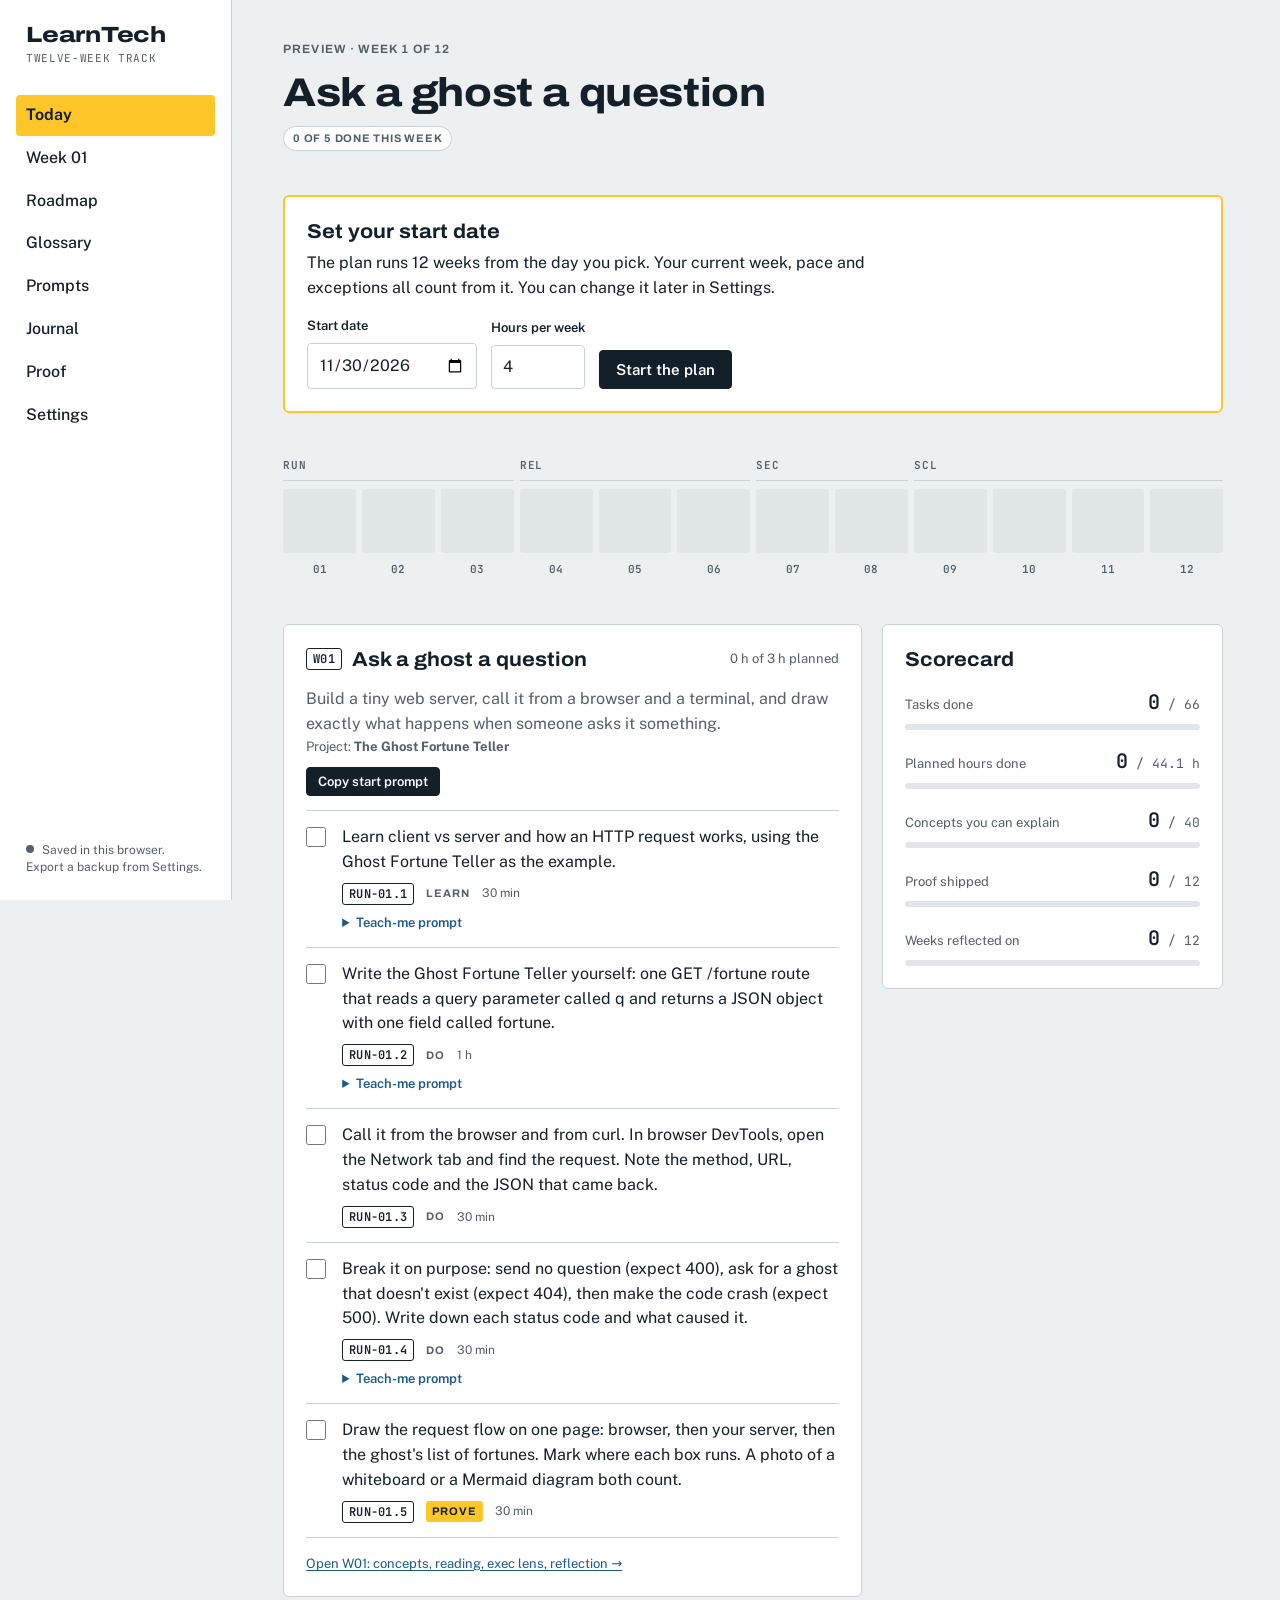
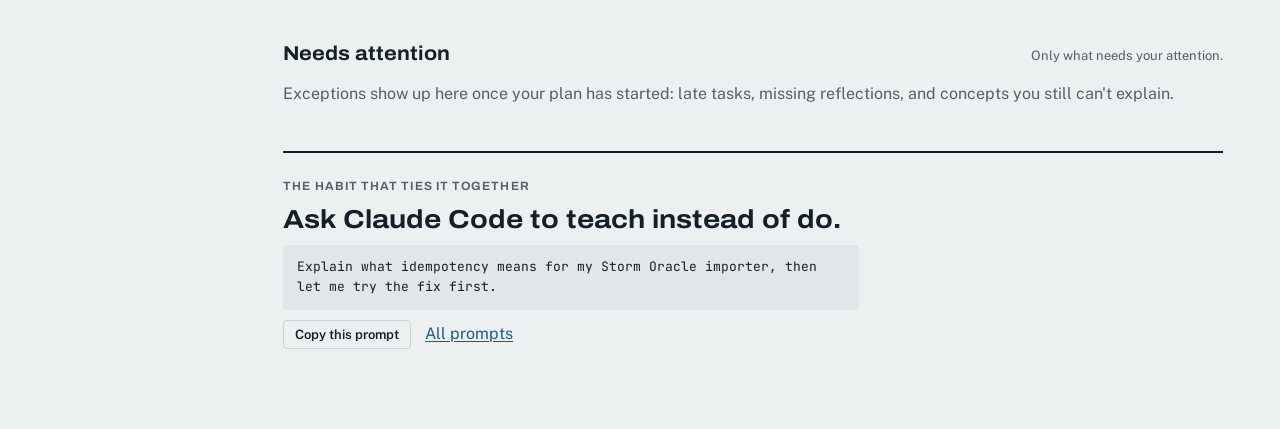
<file: index.html>
<!doctype html>
<html lang="en">
<head>
<meta charset="utf-8">
<meta name="viewport" content="width=device-width,initial-scale=1,viewport-fit=cover">
<title>LearnTech</title>
<meta name="description" content="A 12-week plan for learning production engineering through twelve invented, slightly absurd projects.">
<link rel="preconnect" href="https://fonts.googleapis.com">
<link rel="preconnect" href="https://fonts.gstatic.com" crossorigin>
<link rel="stylesheet" href="https://fonts.googleapis.com/css2?family=Archivo:wdth,wght@62..125,400..800&family=JetBrains+Mono:wght@400;600&family=Public+Sans:ital,wght@0,400..700;1,400&display=swap">
<link rel="stylesheet" href="assets/styles.css">
</head>
<body>
<div class="shell">
  <header class="rail">
    <a class="brand" href="#today">
      <span class="brand-name">LearnTech</span>
      <span class="brand-sub">Twelve-week track</span>
    </a>
    <nav class="nav" id="nav" aria-label="Main"></nav>
    <p class="sync" id="sync-status" role="status"></p>
  </header>
  <main id="main" tabindex="-1"></main>
</div>
<div class="toast" id="toast" role="status" aria-live="polite" hidden></div>
<noscript><p style="padding:16px">LearnTech needs JavaScript to run.</p></noscript>
<script src="content/curriculum.js"></script>
<script src="content/glossary.js"></script>
<script src="content/prompts.js"></script>
<script src="content/briefs.js"></script>
<script src="assets/store.js"></script>
<script src="assets/app.js"></script>
</body>
</html>
</file>
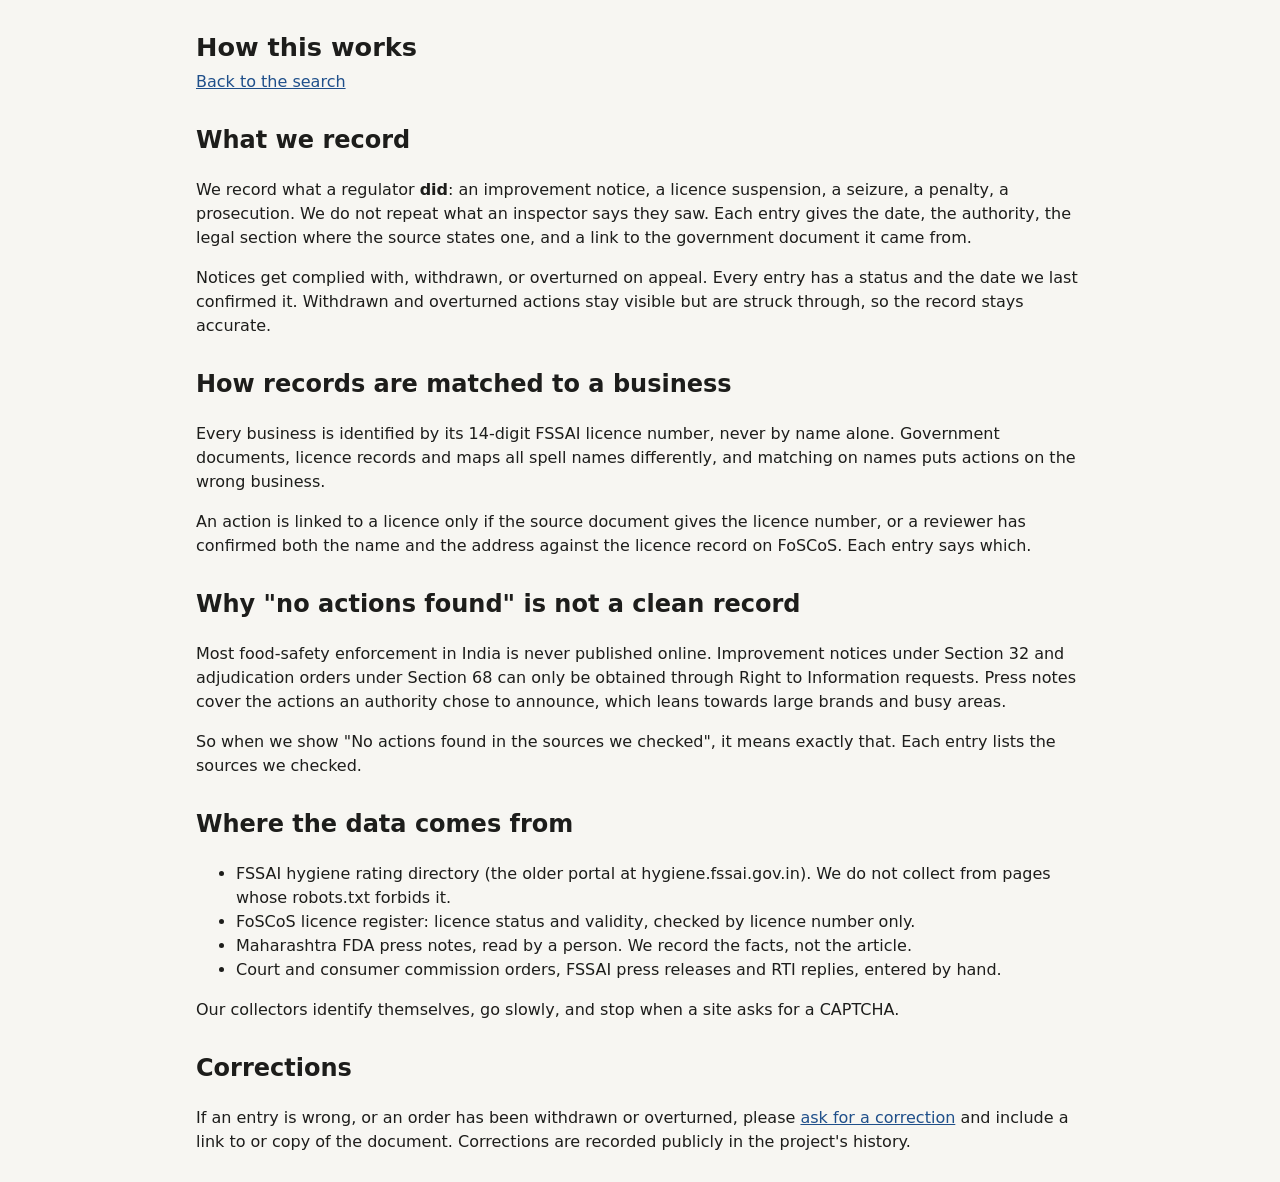
<file: fssai-dashboard/site/methodology.html>
<!doctype html>
<html lang="en">
<head>
  <meta charset="utf-8">
  <meta name="viewport" content="width=device-width, initial-scale=1">
  <title>How This Works</title>
  <link rel="stylesheet" href="styles.css">
</head>
<body>
  <header>
    <h1>How this works</h1>
    <p class="sub"><a href="index.html">Back to the search</a></p>
  </header>
  <main>
    <section>
      <h2>What we record</h2>
      <p>We record what a regulator <strong>did</strong>: an improvement notice, a licence suspension, a seizure,
        a penalty, a prosecution. We do not repeat what an inspector says they saw. Each entry gives the date,
        the authority, the legal section where the source states one, and a link to the government document it came from.</p>
      <p>Notices get complied with, withdrawn, or overturned on appeal. Every entry has a status and the date we last
        confirmed it. Withdrawn and overturned actions stay visible but are struck through, so the record stays accurate.</p>
    </section>
    <section>
      <h2>How records are matched to a business</h2>
      <p>Every business is identified by its 14-digit FSSAI licence number, never by name alone. Government documents,
        licence records and maps all spell names differently, and matching on names puts actions on the wrong business.</p>
      <p>An action is linked to a licence only if the source document gives the licence number, or a reviewer has confirmed
        both the name and the address against the licence record on FoSCoS. Each entry says which.</p>
    </section>
    <section>
      <h2>Why "no actions found" is not a clean record</h2>
      <p>Most food-safety enforcement in India is never published online. Improvement notices under Section 32 and
        adjudication orders under Section 68 can only be obtained through Right to Information requests. Press notes cover
        the actions an authority chose to announce, which leans towards large brands and busy areas.</p>
      <p>So when we show "No actions found in the sources we checked", it means exactly that. Each entry lists the sources we checked.</p>
    </section>
    <section>
      <h2>Where the data comes from</h2>
      <ul>
        <li>FSSAI hygiene rating directory (the older portal at hygiene.fssai.gov.in). We do not collect from pages whose robots.txt forbids it.</li>
        <li>FoSCoS licence register: licence status and validity, checked by licence number only.</li>
        <li>Maharashtra FDA press notes, read by a person. We record the facts, not the article.</li>
        <li>Court and consumer commission orders, FSSAI press releases and RTI replies, entered by hand.</li>
      </ul>
      <p>Our collectors identify themselves, go slowly, and stop when a site asks for a CAPTCHA.</p>
    </section>
    <section>
      <h2>Corrections</h2>
      <p>If an entry is wrong, or an order has been withdrawn or overturned, please
        <a href="https://github.com/FrictionlessFrics/fssai-dashboard/issues/new?template=correction.yml">ask for a correction</a>
        and include a link to or copy of the document. Corrections are recorded publicly in the project's history.</p>
    </section>
  </main>
</body>
</html>
</file>
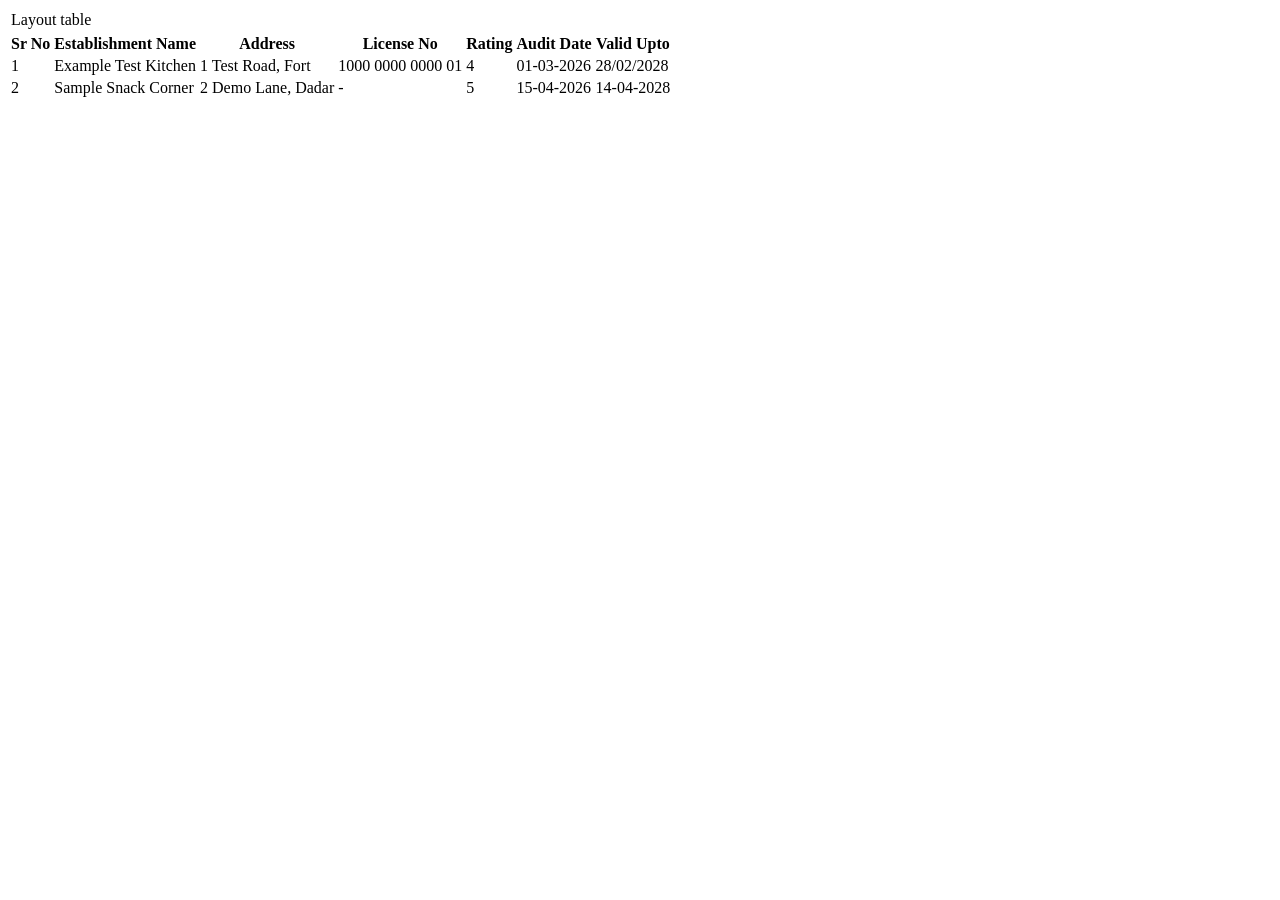
<file: fssai-dashboard/tests/fixtures/hygiene_results.html>
<html><body>
<table><tr><td>Layout table</td></tr></table>
<table>
  <tr><th>Sr No</th><th>Establishment Name</th><th>Address</th><th>License No</th><th>Rating</th><th>Audit Date</th><th>Valid Upto</th></tr>
  <tr><td>1</td><td>Example Test Kitchen</td><td>1 Test Road, Fort</td><td>1000 0000 0000 01</td><td>4</td><td>01-03-2026</td><td>28/02/2028</td></tr>
  <tr><td>2</td><td>Sample Snack Corner</td><td>2 Demo Lane, Dadar</td><td>-</td><td>5</td><td>15-04-2026</td><td>14-04-2028</td></tr>
</table>
</body></html>
</file>
<file: assets/styles.css>
/* Layout: operations console. A route rail on the left and a working column on the right.
   Week pages open with a shipping-manifest header strip, then line items. Under 900px the rail
   becomes a top bar. Hi-vis yellow marks "now"; semantic green, amber and red mark status. */
:root {
  --paper: #edf0f1;
  --surface: #ffffff;
  --sunk: #e1e6e9;
  --ink: #13202a;
  --muted: #52606b;
  --line: #c9d2d7;
  --signal: #ffc629;
  --on-signal: #13202a;
  --link: #1c5a8c;
  --ok: #2b7a4b;
  --ok-bg: #dff0e5;
  --warn: #8f5b0c;
  --warn-bg: #f8ead2;
  --bad: #b3261e;
  --bad-bg: #f9e0dd;
  --exec-bg: #13202a;
  --exec-fg: #e8edef;
  --exec-muted: #a9b6bf;
  --seg-used: #2b7a4b;
  --seg-explain: #1c5a8c;
  --seg-heard: #d9a21b;
  --seg-none: #d3dadf;

  --font-display: "Archivo", "Arial Narrow", Arial, system-ui, sans-serif;
  --font-body: "Public Sans", system-ui, -apple-system, "Segoe UI", Roboto, sans-serif;
  --font-mono: "JetBrains Mono", ui-monospace, SFMono-Regular, Menlo, Consolas, monospace;

  --step--1: 0.8125rem;
  --step-0: 1rem;
  --step-1: 1.25rem;
  --step-2: 1.625rem;
  --radius: 6px;
  color-scheme: light;
}

@media (prefers-color-scheme: dark) {
  :root:not([data-theme="light"]) {
    --paper: #0d1317;
    --surface: #141c22;
    --sunk: #1d272e;
    --ink: #e3e9ec;
    --muted: #97a5af;
    --line: #2c3943;
    --signal: #ffc629;
    --on-signal: #13202a;
    --link: #86bfea;
    --ok: #62c08b;
    --ok-bg: #15301f;
    --warn: #e5a948;
    --warn-bg: #34270f;
    --bad: #f27d72;
    --bad-bg: #3b1a17;
    --exec-bg: #1e2a32;
    --exec-fg: #e3e9ec;
    --exec-muted: #a2b0ba;
    --seg-used: #4fae79;
    --seg-explain: #5d9fd3;
    --seg-heard: #d9a21b;
    --seg-none: #2c3943;
    color-scheme: dark;
  }
}
:root[data-theme="dark"] {
  --paper: #0d1317;
  --surface: #141c22;
  --sunk: #1d272e;
  --ink: #e3e9ec;
  --muted: #97a5af;
  --line: #2c3943;
  --signal: #ffc629;
  --on-signal: #13202a;
  --link: #86bfea;
  --ok: #62c08b;
  --ok-bg: #15301f;
  --warn: #e5a948;
  --warn-bg: #34270f;
  --bad: #f27d72;
  --bad-bg: #3b1a17;
  --exec-bg: #1e2a32;
  --exec-fg: #e3e9ec;
  --exec-muted: #a2b0ba;
  --seg-used: #4fae79;
  --seg-explain: #5d9fd3;
  --seg-heard: #d9a21b;
  --seg-none: #2c3943;
  color-scheme: dark;
}

/* ----------------------------------------------------------------- base */
*,
*::before,
*::after {
  box-sizing: border-box;
}
html {
  -webkit-text-size-adjust: 100%;
}
body {
  margin: 0;
  background: var(--paper);
  color: var(--ink);
  font-family: var(--font-body);
  font-size: var(--step-0);
  line-height: 1.55;
}
a {
  color: var(--link);
  text-underline-offset: 2px;
}
:focus-visible {
  outline: 2px solid var(--link);
  outline-offset: 2px;
}
code {
  font-family: var(--font-mono);
  font-size: 0.875em;
  background: var(--sunk);
  padding: 0.1em 0.35em;
  border-radius: 3px;
  overflow-wrap: anywhere;
}
h1,
h2,
h3 {
  font-family: var(--font-display);
  margin: 0;
  text-wrap: balance;
}
h1 {
  font-size: clamp(1.75rem, 1.2rem + 2.2vw, 2.5rem);
  font-stretch: 112%;
  font-weight: 760;
  line-height: 1.08;
  letter-spacing: -0.01em;
}
h2 {
  font-size: var(--step-1);
  font-stretch: 108%;
  font-weight: 700;
  line-height: 1.2;
}
h3 {
  font-size: 1.0625rem;
  font-stretch: 104%;
  font-weight: 700;
  line-height: 1.25;
}
p {
  margin: 0;
}
.sr-only {
  position: absolute;
  width: 1px;
  height: 1px;
  overflow: hidden;
  clip: rect(0 0 0 0);
  white-space: nowrap;
}
.eyebrow {
  font-family: var(--font-display);
  font-size: 0.75rem;
  font-weight: 650;
  letter-spacing: 0.09em;
  text-transform: uppercase;
  color: var(--muted);
}
.lede {
  font-size: 1.125rem;
  color: var(--muted);
  max-width: 62ch;
}
.muted {
  color: var(--muted);
}
.small {
  font-size: var(--step--1);
}
.num {
  font-family: var(--font-mono);
  font-variant-numeric: tabular-nums;
}

/* ---------------------------------------------------------------- shell */
.shell {
  display: grid;
  grid-template-columns: 232px minmax(0, 1fr);
  min-height: 100vh;
}
.rail {
  position: sticky;
  top: env(safe-area-inset-top, 0px);
  align-self: start;
  height: 100vh;
  display: flex;
  flex-direction: column;
  gap: 28px;
  padding: 24px 16px;
  background: var(--surface);
  border-right: 1px solid var(--line);
}
.brand {
  display: grid;
  gap: 4px;
  text-decoration: none;
  color: var(--ink);
  padding-inline: 10px;
}
.brand-name {
  font-family: var(--font-display);
  font-size: 1.375rem;
  font-weight: 800;
  font-stretch: 122%;
  line-height: 1;
  letter-spacing: -0.01em;
}
.brand-sub {
  font-family: var(--font-mono);
  font-size: 0.6875rem;
  letter-spacing: 0.06em;
  text-transform: uppercase;
  color: var(--muted);
}
.nav {
  display: flex;
  flex-direction: column;
  gap: 2px;
}
.nav a {
  display: block;
  padding: 8px 10px;
  border-radius: 4px;
  color: var(--ink);
  text-decoration: none;
  font-weight: 500;
}
.nav a:hover {
  background: var(--sunk);
}
.nav a[aria-current="page"] {
  background: var(--signal);
  color: var(--on-signal);
  font-weight: 650;
}
.sync {
  margin-top: auto;
  font-size: 0.75rem;
  line-height: 1.4;
  color: var(--muted);
  padding-inline: 10px;
}
.dot {
  display: inline-block;
  width: 8px;
  height: 8px;
  border-radius: 50%;
  margin-right: 8px;
  vertical-align: 1px;
  background: var(--muted);
}
.dot-cloud {
  background: var(--ok);
}
.dot-cloud-error,
.dot-read-only {
  background: var(--warn);
}

main {
  min-width: 0;
  padding-inline: clamp(16px, 4vw, 56px);
  padding-block: 40px 80px;
}
main:focus {
  outline: none;
}
.page {
  max-width: 940px;
  display: flex;
  flex-direction: column;
  gap: 44px;
}
.page-head {
  display: flex;
  flex-direction: column;
  gap: 12px;
}
.title-row {
  display: flex;
  flex-wrap: wrap;
  align-items: center;
  gap: 12px 16px;
}
.section-head {
  display: flex;
  flex-wrap: wrap;
  align-items: baseline;
  justify-content: space-between;
  gap: 4px 16px;
  margin-bottom: 16px;
}
.section-aside {
  font-size: var(--step--1);
  color: var(--muted);
}

/* ------------------------------------------------------------ elements */
.chips {
  display: flex;
  flex-wrap: wrap;
  gap: 8px;
}
.chip {
  display: inline-flex;
  align-items: center;
  gap: 6px;
  font-family: var(--font-display);
  font-size: 0.6875rem;
  font-weight: 700;
  letter-spacing: 0.07em;
  text-transform: uppercase;
  line-height: 1;
  padding: 6px 9px;
  border-radius: 999px;
  border: 1px solid var(--line);
  background: var(--surface);
  color: var(--muted);
  white-space: nowrap;
}
.chip.ok {
  background: var(--ok-bg);
  border-color: transparent;
  color: var(--ok);
}
.chip.warn {
  background: var(--warn-bg);
  border-color: transparent;
  color: var(--warn);
}
.chip.bad {
  background: var(--bad-bg);
  border-color: transparent;
  color: var(--bad);
}
.chip.now {
  background: var(--signal);
  border-color: transparent;
  color: var(--on-signal);
}
.code {
  display: inline-block;
  font-family: var(--font-mono);
  font-size: 0.75rem;
  font-weight: 600;
  line-height: 1;
  letter-spacing: 0.02em;
  padding: 4px 6px;
  border: 1px solid currentColor;
  border-radius: 3px;
  white-space: nowrap;
  text-decoration: none;
  color: var(--ink);
  background: transparent;
}
.panel {
  background: var(--surface);
  border: 1px solid var(--line);
  border-radius: var(--radius);
  padding: 22px;
  min-width: 0;
}
.panel h3 {
  margin-top: 20px;
  margin-bottom: 6px;
}
.panel-foot {
  margin-top: 16px;
  font-size: var(--step--1);
}
.note {
  padding: 10px 14px;
  border-radius: 4px;
  background: var(--warn-bg);
  color: var(--ink);
  font-size: var(--step--1);
  max-width: 62ch;
}

.btn {
  display: inline-flex;
  align-items: center;
  justify-content: center;
  gap: 6px;
  font: 600 0.9375rem/1 var(--font-body);
  padding: 11px 16px;
  border-radius: 4px;
  border: 1px solid var(--ink);
  background: var(--ink);
  color: var(--surface);
  cursor: pointer;
  text-decoration: none;
}
.btn:hover {
  filter: brightness(1.15);
}
.btn.secondary {
  background: transparent;
  color: var(--ink);
  border-color: var(--line);
}
.btn.secondary:hover {
  background: var(--sunk);
  filter: none;
}
.btn.small {
  font-size: 0.8125rem;
  padding: 7px 11px;
}
.btn.danger {
  background: var(--bad);
  border-color: var(--bad);
  color: var(--surface);
}
.btn-row {
  display: flex;
  flex-wrap: wrap;
  gap: 8px;
  margin-top: 10px;
}

.field {
  display: flex;
  flex-direction: column;
  gap: 6px;
  min-width: 0;
}
.field.grow {
  flex: 1 1 240px;
}
.field label {
  font-size: var(--step--1);
  font-weight: 600;
}
.hint {
  font-size: var(--step--1);
  color: var(--muted);
}
input[type="date"],
input[type="number"],
input[type="text"],
input[type="url"],
input[type="search"],
textarea {
  font: inherit;
  font-size: 1rem;
  color: var(--ink);
  background: var(--surface);
  border: 1px solid var(--line);
  border-radius: 4px;
  padding: 9px 11px;
  width: 100%;
  min-width: 0;
}
input:focus,
textarea:focus {
  border-color: var(--link);
  outline: none;
  box-shadow: 0 0 0 2px color-mix(in srgb, var(--link) 25%, transparent);
}
textarea {
  resize: vertical;
  line-height: 1.5;
}
#export-box {
  font-family: var(--font-mono);
  font-size: 0.75rem;
  background: var(--sunk);
}
input[type="file"] {
  font: inherit;
  font-size: var(--step--1);
  max-width: 100%;
}
.form-row {
  display: flex;
  flex-wrap: wrap;
  align-items: flex-end;
  gap: 14px;
}

/* -------------------------------------------------------- week strip */
.strip {
  display: grid;
  grid-template-columns: repeat(var(--cols, 12), minmax(0, 1fr));
  gap: 8px 6px;
}
.strip-area {
  grid-row: 1;
  font-family: var(--font-mono);
  font-size: 0.6875rem;
  font-weight: 600;
  letter-spacing: 0.08em;
  color: var(--muted);
  padding-bottom: 6px;
  border-bottom: 1px solid var(--line);
}
.cell {
  grid-row: 2;
  display: flex;
  flex-direction: column;
  gap: 6px;
  text-decoration: none;
  color: var(--muted);
}
.cell-bar {
  height: 64px;
  display: flex;
  align-items: flex-end;
  background: var(--sunk);
  border-radius: 3px;
  overflow: hidden;
}
.cell-fill {
  display: block;
  width: 100%;
  background: var(--link);
}
.cell.is-done .cell-fill {
  background: var(--ok);
}
.cell.is-now .cell-bar {
  outline: 3px solid var(--signal);
  outline-offset: 2px;
}
.cell-n {
  align-self: center;
  font-family: var(--font-mono);
  font-size: 0.6875rem;
  font-weight: 600;
  padding: 2px 4px;
  border-radius: 3px;
}
.cell.is-now .cell-n {
  background: var(--signal);
  color: var(--on-signal);
}
.cell:hover .cell-bar {
  background: var(--line);
}

/* --------------------------------------------------------------- today */
.today-grid {
  display: grid;
  grid-template-columns: minmax(0, 1.7fr) minmax(0, 1fr);
  gap: 20px;
  align-items: start;
}
.this-week h2 {
  display: flex;
  flex-wrap: wrap;
  align-items: center;
  gap: 8px 10px;
}
.this-week .tasks {
  margin-top: 14px;
}
.kpis {
  margin: 16px 0 0;
  display: flex;
  flex-direction: column;
  gap: 16px;
}
.kpi {
  display: grid;
  grid-template-columns: minmax(0, 1fr) auto;
  align-items: baseline;
  gap: 6px 12px;
}
.kpi dt {
  font-size: var(--step--1);
  color: var(--muted);
}
.kpi dd {
  margin: 0;
  font-family: var(--font-mono);
  font-variant-numeric: tabular-nums;
  font-size: 1.25rem;
  font-weight: 600;
  white-space: nowrap;
}
.kpi .of {
  font-size: 0.8125rem;
  font-weight: 400;
  color: var(--muted);
}
.bar {
  grid-column: 1 / -1;
  height: 6px;
  border-radius: 3px;
  background: var(--sunk);
  overflow: hidden;
}
.bar span {
  display: block;
  height: 100%;
  background: var(--ink);
}
.setup p {
  margin: 8px 0 16px;
  max-width: 62ch;
}
.setup {
  border: 2px solid var(--signal);
}

.exceptions {
  list-style: none;
  margin: 0;
  padding: 0;
  border-top: 1px solid var(--line);
}
.exceptions a {
  display: grid;
  grid-template-columns: 76px minmax(0, 1fr) auto;
  align-items: center;
  gap: 12px;
  padding: 12px 4px;
  border-bottom: 1px solid var(--line);
  color: var(--ink);
  text-decoration: none;
}
.exceptions a:hover {
  background: var(--surface);
}
.exceptions .chip {
  justify-self: start;
}
.arrow {
  color: var(--muted);
}
.all-clear {
  display: flex;
  align-items: center;
  gap: 10px;
}

.habit {
  display: flex;
  flex-direction: column;
  gap: 10px;
  padding-top: 24px;
  border-top: 2px solid var(--ink);
}
.habit-line {
  font-family: var(--font-display);
  font-size: var(--step-2);
  font-weight: 700;
  font-stretch: 112%;
  line-height: 1.15;
}
.habit-actions {
  display: flex;
  flex-wrap: wrap;
  align-items: center;
  gap: 14px;
}

/* --------------------------------------------------------------- tasks */
.tasks {
  list-style: none;
  margin: 0;
  padding: 0;
  border-top: 1px solid var(--line);
}
.task {
  display: grid;
  grid-template-columns: 24px minmax(0, 1fr);
  gap: 12px;
  padding: 14px 0;
  border-bottom: 1px solid var(--line);
}
.task input[type="checkbox"] {
  width: 20px;
  height: 20px;
  margin: 2px 0 0;
  accent-color: var(--ok);
  cursor: pointer;
}
.task-body {
  display: flex;
  flex-direction: column;
  gap: 8px;
  min-width: 0;
}
.task-text {
  cursor: pointer;
}
.task.is-done .task-text {
  color: var(--muted);
}
.task-meta {
  display: flex;
  flex-wrap: wrap;
  align-items: center;
  gap: 6px 12px;
  font-size: 0.75rem;
  color: var(--muted);
}
.kind {
  font-family: var(--font-display);
  font-weight: 700;
  letter-spacing: 0.08em;
  text-transform: uppercase;
  font-size: 0.6875rem;
}
.kind-prove {
  color: var(--ink);
  background: var(--signal);
  color: var(--on-signal);
  padding: 2px 6px;
  border-radius: 3px;
}
.done-on {
  color: var(--ok);
  font-weight: 600;
}

.prompt summary {
  cursor: pointer;
  font-size: var(--step--1);
  font-weight: 600;
  color: var(--link);
  width: fit-content;
}
.prompt-body {
  display: flex;
  flex-direction: column;
  align-items: flex-start;
  gap: 8px;
  margin-top: 8px;
}
.prompt-text {
  font-family: var(--font-mono);
  font-size: 0.8125rem;
  line-height: 1.55;
  white-space: pre-wrap;
  overflow-wrap: anywhere;
  background: var(--sunk);
  color: var(--ink);
  padding: 12px 14px;
  border-radius: 4px;
  max-width: 72ch;
}

/* ------------------------------------------------------------ manifest */
.manifest {
  margin: 0;
  display: grid;
  grid-template-columns: repeat(auto-fit, minmax(128px, 1fr));
  gap: 1px;
  background: var(--line);
  border: 1px solid var(--line);
  border-top: 3px solid var(--ink);
  border-radius: 4px;
  overflow: hidden;
}
.manifest > div {
  background: var(--surface);
  padding: 10px 14px;
  min-width: 0;
}
.manifest dt {
  font-family: var(--font-display);
  font-size: 0.6875rem;
  font-weight: 650;
  letter-spacing: 0.09em;
  text-transform: uppercase;
  color: var(--muted);
}
.manifest dd {
  margin: 4px 0 0;
  font-family: var(--font-mono);
  font-size: 0.875rem;
  font-weight: 600;
  font-variant-numeric: tabular-nums;
}
.manifest dd.big {
  font-size: 1.25rem;
  line-height: 1.1;
}
.manifest .of {
  font-weight: 400;
  color: var(--muted);
}

.project-panel {
  display: flex;
  flex-direction: column;
  gap: 8px;
  max-width: 72ch;
}
.project-panel h2 {
  font-size: var(--step-2);
}

.brief summary {
  cursor: pointer;
  width: fit-content;
  font-family: var(--font-display);
  font-size: 1.0625rem;
  font-weight: 700;
}
.brief details[open] > summary {
  margin-bottom: 12px;
}
.brief .btn {
  margin-bottom: 12px;
}
.brief .brief-text {
  max-height: 70vh;
  overflow: auto;
  font-size: 0.8125rem;
  white-space: pre-wrap;
  overflow-wrap: anywhere;
}

/* ------------------------------------------------------------ concepts */
.concepts {
  display: grid;
  grid-template-columns: repeat(auto-fill, minmax(min(100%, 290px), 1fr));
  gap: 16px;
}
.concept {
  display: flex;
  flex-direction: column;
  gap: 12px;
  padding: 18px;
  background: var(--surface);
  border: 1px solid var(--line);
  border-radius: var(--radius);
  min-width: 0;
  scroll-margin-top: 80px;
}
.concept.flash {
  border-color: var(--signal);
  box-shadow: 0 0 0 2px var(--signal);
}
.concept-head {
  display: flex;
  align-items: flex-start;
  justify-content: space-between;
  gap: 10px;
}
.concept-head .code {
  color: var(--muted);
}
.concept-plain {
  font-size: 0.9375rem;
}
.lens {
  margin: 0;
  display: grid;
  gap: 10px;
  padding-top: 12px;
  border-top: 1px dashed var(--line);
}
.lens dt {
  font-family: var(--font-display);
  font-size: 0.6875rem;
  font-weight: 650;
  letter-spacing: 0.09em;
  text-transform: uppercase;
  color: var(--muted);
}
.lens dd {
  margin: 2px 0 0;
  font-size: 0.875rem;
}
.fluency {
  margin-top: auto;
  display: flex;
  border: 1px solid var(--line);
  border-radius: 4px;
  overflow: hidden;
}
.fluency button {
  flex: 1;
  min-width: 0;
  padding: 8px 4px;
  font: 600 0.75rem/1.2 var(--font-body);
  background: transparent;
  color: var(--muted);
  border: 0;
  border-right: 1px solid var(--line);
  cursor: pointer;
}
.fluency button:last-child {
  border-right: 0;
}
.fluency button:hover {
  background: var(--sunk);
  color: var(--ink);
}
.fluency button[aria-pressed="true"] {
  background: var(--ink);
  color: var(--surface);
}

/* ---------------------------------------------------- week page parts */
.reading {
  list-style: none;
  margin: 0;
  padding: 0;
  display: grid;
  gap: 14px;
}
.reading li {
  display: grid;
  grid-template-columns: minmax(0, 1fr) auto;
  gap: 2px 12px;
}
.reading a {
  font-weight: 600;
}
.reading .muted {
  grid-column: 1 / -1;
  font-size: 0.9375rem;
}
.read-meta {
  font-family: var(--font-mono);
  font-size: 0.75rem;
  color: var(--muted);
}

.exec {
  background: var(--exec-bg);
  color: var(--exec-fg);
  border-radius: var(--radius);
  padding: 26px;
  display: flex;
  flex-direction: column;
  gap: 8px;
}
.exec .eyebrow {
  color: var(--signal);
}
.exec-grid {
  display: grid;
  grid-template-columns: minmax(0, 1.3fr) minmax(0, 1fr);
  gap: 24px;
  margin-top: 12px;
}
.exec h3 {
  font-size: 0.8125rem;
  letter-spacing: 0.06em;
  text-transform: uppercase;
  color: var(--exec-muted);
  margin-bottom: 10px;
}
.exec ul {
  margin: 0;
  padding-left: 1.1em;
  display: grid;
  gap: 8px;
}
.exec code {
  background: transparent;
  border: 1px solid var(--exec-muted);
}

.deliverable {
  font-family: var(--font-display);
  font-size: 1.125rem;
  font-weight: 650;
  font-stretch: 104%;
  margin-bottom: 8px;
}
.proof-block .form-row {
  margin-top: 16px;
}
.reflect {
  display: grid;
  gap: 18px;
}

.pager {
  display: grid;
  grid-template-columns: 1fr 1fr;
  gap: 16px;
  padding-top: 20px;
  border-top: 1px solid var(--line);
}
.pager a {
  display: flex;
  flex-direction: column;
  gap: 4px;
  text-decoration: none;
  font-weight: 600;
  min-width: 0;
}
.pager a.next {
  text-align: right;
  align-items: flex-end;
}

/* ------------------------------------------------------------- roadmap */
.area {
  display: flex;
  flex-direction: column;
  gap: 14px;
}
.area-head {
  display: grid;
  grid-template-columns: auto minmax(0, 1fr) auto;
  gap: 16px;
  align-items: start;
}
.area-code {
  font-family: var(--font-mono);
  font-weight: 600;
  font-size: 0.875rem;
  letter-spacing: 0.06em;
  padding: 8px 10px;
  background: var(--ink);
  color: var(--surface);
  border-radius: 4px;
  line-height: 1;
}
.area-title p {
  color: var(--muted);
  margin-top: 4px;
  max-width: 60ch;
}
.area-meta {
  text-align: right;
  font-family: var(--font-mono);
  font-size: 0.75rem;
  color: var(--muted);
  line-height: 1.6;
  white-space: nowrap;
}
.weeks {
  list-style: none;
  margin: 0;
  padding: 0;
  border-top: 1px solid var(--line);
}
.week-row {
  display: grid;
  grid-template-columns: auto minmax(0, 1fr) 120px 96px;
  align-items: center;
  gap: 16px;
  padding: 14px 6px;
  border-bottom: 1px solid var(--line);
  color: var(--ink);
  text-decoration: none;
}
.week-row:hover {
  background: var(--surface);
}
.week-row .chip {
  justify-self: end;
}
.wr-main {
  display: flex;
  flex-direction: column;
  gap: 2px;
  min-width: 0;
}
.wr-title {
  font-weight: 650;
}
.wr-goal {
  font-size: 0.875rem;
  color: var(--muted);
}
.wr-progress {
  display: flex;
  align-items: center;
  gap: 8px;
}
.mini {
  flex: 1;
  height: 6px;
  background: var(--sunk);
  border-radius: 3px;
  overflow: hidden;
}
.mini span {
  display: block;
  height: 100%;
  background: var(--link);
}
.wr-progress .num {
  font-size: 0.75rem;
  color: var(--muted);
}
.track-grid {
  display: grid;
  grid-template-columns: repeat(auto-fill, minmax(min(100%, 280px), 1fr));
  gap: 16px;
}
.track-card {
  display: flex;
  flex-direction: column;
  gap: 10px;
  padding: 20px;
  border: 1px dashed var(--line);
  border-radius: var(--radius);
  min-width: 0;
}
.track-card > p:not(.eyebrow) {
  color: var(--muted);
  font-size: 0.9375rem;
}
.outline {
  margin: 0;
  padding-left: 1.3em;
  display: grid;
  gap: 6px;
  font-size: 0.875rem;
}

/* ----------------------------------------------------------- glossary */
.stack-bar {
  display: flex;
  height: 14px;
  border-radius: 3px;
  overflow: hidden;
  background: var(--seg-none);
  gap: 2px;
}
.seg-used {
  background: var(--seg-used);
}
.seg-explain {
  background: var(--seg-explain);
}
.seg-heard {
  background: var(--seg-heard);
}
.seg-none {
  background: var(--seg-none);
}
.legend {
  list-style: none;
  margin: 10px 0 0;
  padding: 0;
  display: flex;
  flex-wrap: wrap;
  gap: 6px 20px;
  font-size: var(--step--1);
  color: var(--muted);
}
.legend strong {
  color: var(--ink);
  margin-left: 4px;
}
.sw {
  display: inline-block;
  width: 10px;
  height: 10px;
  border-radius: 2px;
  margin-right: 6px;
  vertical-align: -1px;
}
.toolbar {
  display: flex;
  flex-wrap: wrap;
  align-items: center;
  gap: 10px;
  margin-bottom: -24px;
}
.filters {
  display: flex;
  flex-wrap: wrap;
  gap: 6px;
}
.filter {
  font: 600 0.8125rem/1 var(--font-body);
  padding: 8px 11px;
  border-radius: 999px;
  border: 1px solid var(--line);
  background: var(--surface);
  color: var(--ink);
  cursor: pointer;
}
.filter[aria-pressed="true"] {
  background: var(--ink);
  border-color: var(--ink);
  color: var(--surface);
}

/* ------------------------------------------------------------ prompts */
.coach p {
  max-width: 64ch;
  margin-bottom: 12px;
}
.code-block {
  font-family: var(--font-mono);
  font-size: 0.8125rem;
  line-height: 1.6;
  background: var(--sunk);
  padding: 14px 16px;
  border-radius: 4px;
  overflow-x: auto;
  margin: 0 0 12px;
  white-space: pre;
}
.prompt-grid {
  display: grid;
  grid-template-columns: repeat(auto-fill, minmax(min(100%, 300px), 1fr));
  gap: 16px;
}
.prompt-card {
  display: flex;
  flex-direction: column;
  align-items: flex-start;
  gap: 10px;
  padding: 18px;
  background: var(--surface);
  border: 1px solid var(--line);
  border-radius: var(--radius);
  min-width: 0;
}
.prompt-card .prompt-text {
  flex: 1;
  width: 100%;
}

/* ------------------------------------------------------ journal, proof */
.entry {
  display: flex;
  flex-direction: column;
  gap: 14px;
  padding-bottom: 28px;
  border-bottom: 1px solid var(--line);
}
.entry-head {
  display: flex;
  flex-wrap: wrap;
  align-items: center;
  gap: 8px 12px;
}
.entry-head a {
  margin-left: auto;
  font-size: var(--step--1);
}
.entry dl {
  margin: 0;
  display: grid;
  gap: 14px;
}
.entry dt {
  font-size: var(--step--1);
  font-weight: 650;
  color: var(--muted);
}
.entry dd {
  margin: 4px 0 0;
}
.journal-text {
  white-space: pre-wrap;
  overflow-wrap: anywhere;
  max-width: 68ch;
}
.empty {
  padding: 28px;
  border: 1px dashed var(--line);
  border-radius: var(--radius);
  color: var(--muted);
}

.proof-list {
  list-style: none;
  margin: 0;
  padding: 0;
  border-top: 1px solid var(--line);
}
.proof-row {
  display: grid;
  grid-template-columns: auto minmax(0, 1fr) auto;
  align-items: start;
  gap: 16px;
  padding: 16px 4px;
  border-bottom: 1px solid var(--line);
}
.pr-main {
  display: flex;
  flex-direction: column;
  gap: 4px;
  min-width: 0;
}
.pr-main a {
  overflow-wrap: anywhere;
}
.pr-title {
  font-weight: 600;
}

/* ----------------------------------------------------------- settings */
.sync-line {
  margin-bottom: 4px;
}
.plain-list {
  margin: 0 0 12px;
  padding-left: 1.2em;
  display: grid;
  gap: 6px;
}

/* --------------------------------------------------------------- toast */
.toast {
  position: fixed;
  left: 50%;
  bottom: calc(20px + env(safe-area-inset-bottom, 0px));
  transform: translateX(-50%);
  max-width: calc(100vw - 32px);
  padding: 11px 16px;
  border-radius: 4px;
  background: var(--ink);
  color: var(--surface);
  font-weight: 600;
  font-size: 0.875rem;
  z-index: 20;
  box-shadow: 0 6px 24px rgb(0 0 0 / 0.18);
}

/* ----------------------------------------------------------- responsive */
@media (max-width: 900px) {
  .shell {
    grid-template-columns: minmax(0, 1fr);
  }
  .rail {
    position: sticky;
    top: env(safe-area-inset-top, 0px);
    z-index: 10;
    height: auto;
    flex-direction: row;
    flex-wrap: wrap;
    align-items: center;
    gap: 10px 16px;
    padding: 12px 16px;
    border-right: 0;
    border-bottom: 1px solid var(--line);
  }
  .brand {
    padding-inline: 0;
  }
  .brand-sub,
  .sync {
    display: none;
  }
  .nav {
    flex-direction: row;
    flex: 1 1 100%;
    gap: 4px;
    overflow-x: auto;
    margin-inline: -16px;
    padding-inline: 16px;
    scrollbar-width: none;
  }
  .nav a {
    white-space: nowrap;
    padding: 7px 10px;
    font-size: 0.9375rem;
  }
  main {
    padding-block: 28px 64px;
  }
  .today-grid,
  .exec-grid {
    grid-template-columns: minmax(0, 1fr);
  }
}

@media (max-width: 640px) {
  .page {
    gap: 36px;
  }
  .strip {
    gap: 6px 3px;
  }
  .cell-bar {
    height: 48px;
  }
  .cell-n {
    font-size: 0.625rem;
    padding: 2px 1px;
  }
  .week-row {
    grid-template-columns: auto minmax(0, 1fr);
    gap: 8px 12px;
  }
  .wr-progress {
    grid-column: 2;
  }
  .week-row .chip {
    grid-column: 2;
    justify-self: start;
  }
  .area-head {
    grid-template-columns: auto minmax(0, 1fr);
  }
  .area-meta {
    grid-column: 2;
    text-align: left;
  }
  .exceptions a {
    grid-template-columns: minmax(0, 1fr) auto;
  }
  .exceptions .chip {
    grid-column: 1 / -1;
  }
  .proof-row {
    grid-template-columns: auto minmax(0, 1fr);
  }
  .proof-row .chip {
    grid-column: 2;
    justify-self: start;
  }
  .pager {
    grid-template-columns: minmax(0, 1fr);
  }
  .pager a.next {
    text-align: left;
    align-items: flex-start;
  }
  .exec,
  .panel {
    padding: 18px;
  }
}

@media (prefers-reduced-motion: no-preference) {
  .btn,
  .nav a,
  .filter,
  .fluency button {
    transition: background-color 0.15s ease, color 0.15s ease;
  }
}
</file>
<file: fssai-dashboard/site/styles.css>
:root {
  --bg: #f7f6f2;
  --surface: #ffffff;
  --text: #1d1d1b;
  --muted: #5d5d58;
  --line: #dcdad2;
  --accent: #1f4f8a;
  --action-bg: #fff1dc;
  --action-text: #7a3e00;
  --action-line: #e0a75a;
  --severe-bg: #fde4e1;
  --severe-text: #8a1c12;
  --none-bg: transparent;
  --none-text: #4a4a46;
  --none-line: #9b9a93;
  --info-bg: #e7eef7;
  --info-text: #1f3f66;
  --banner-bg: #fdf7e3;
  --banner-line: #e6d38f;
  --retired-text: #77766f;
}

@media (prefers-color-scheme: dark) {
  :root:not([data-theme="light"]) {
    --bg: #161614;
    --surface: #1f1f1d;
    --text: #ecebe6;
    --muted: #a9a8a0;
    --line: #393935;
    --accent: #8fb6ea;
    --action-bg: #3a2a12;
    --action-text: #f3c98d;
    --action-line: #8a6431;
    --severe-bg: #44201c;
    --severe-text: #f4b3aa;
    --none-text: #c4c3bb;
    --none-line: #6c6b65;
    --info-bg: #1d2b3d;
    --info-text: #b9d0ee;
    --banner-bg: #2c2817;
    --banner-line: #6b5d2b;
    --retired-text: #8d8c85;
  }
}

* { box-sizing: border-box; }
body {
  margin: 0;
  background: var(--bg);
  color: var(--text);
  font: 16px/1.5 system-ui, -apple-system, "Segoe UI", Roboto, sans-serif;
}
a { color: var(--accent); }
main, header, footer { max-width: 920px; margin: 0 auto; padding: 0 16px; }
header { padding-top: 28px; }
h1 { font-size: 1.6rem; margin: 0 0 4px; }
.sub { color: var(--muted); margin: 0 0 16px; }

.banner {
  background: var(--banner-bg);
  border: 1px solid var(--banner-line);
  border-radius: 8px;
  padding: 12px 14px;
  margin-bottom: 20px;
}
.banner p { margin: 0 0 6px; }
.banner p:last-child { margin: 0; }

.controls { display: flex; flex-wrap: wrap; gap: 10px 16px; align-items: center; margin-bottom: 12px; }
.controls input[type="search"] {
  flex: 1 1 280px;
  font: inherit;
  padding: 10px 12px;
  border: 1px solid var(--line);
  border-radius: 6px;
  background: var(--surface);
  color: var(--text);
}
.count { color: var(--muted); margin: 0 0 12px; }

.card {
  background: var(--surface);
  border: 1px solid var(--line);
  border-radius: 8px;
  padding: 14px 16px;
  margin-bottom: 10px;
}
.card h2 { font-size: 1.1rem; margin: 0 0 2px; }
.card .meta { color: var(--muted); font-size: 0.9rem; margin: 0 0 8px; overflow-wrap: anywhere; }
.badges { display: flex; flex-wrap: wrap; gap: 6px; }
.badge { display: inline-block; font-size: 0.85rem; padding: 2px 8px; border-radius: 999px; border: 1px solid transparent; }
.badge.action { background: var(--action-bg); color: var(--action-text); border-color: var(--action-line); }
.badge.severe { background: var(--severe-bg); color: var(--severe-text); }
.badge.none { background: var(--none-bg); color: var(--none-text); border: 1px dashed var(--none-line); }
.badge.info { background: var(--info-bg); color: var(--info-text); }
.badge.retired { color: var(--retired-text); border: 1px solid var(--line); }

details { margin-top: 10px; }
summary { cursor: pointer; color: var(--accent); }
.detail h3 { font-size: 0.95rem; margin: 14px 0 6px; }
.detail ul { margin: 0; padding-left: 18px; }
.detail li { margin-bottom: 8px; }
.event.retired .what { text-decoration: line-through; color: var(--retired-text); }
.fine { color: var(--muted); font-size: 0.88rem; }

.empty { border: 1px dashed var(--none-line); border-radius: 8px; padding: 16px; color: var(--none-text); }
button.more {
  font: inherit; padding: 8px 14px; border-radius: 6px; border: 1px solid var(--line);
  background: var(--surface); color: var(--text); cursor: pointer;
}

table { width: 100%; border-collapse: collapse; font-size: 0.92rem; }
th, td { text-align: left; padding: 6px 8px; border-bottom: 1px solid var(--line); vertical-align: top; }
.table-wrap { overflow-x: auto; }
footer { color: var(--muted); font-size: 0.9rem; padding-bottom: 40px; }
section { margin: 28px 0; }
</file>
